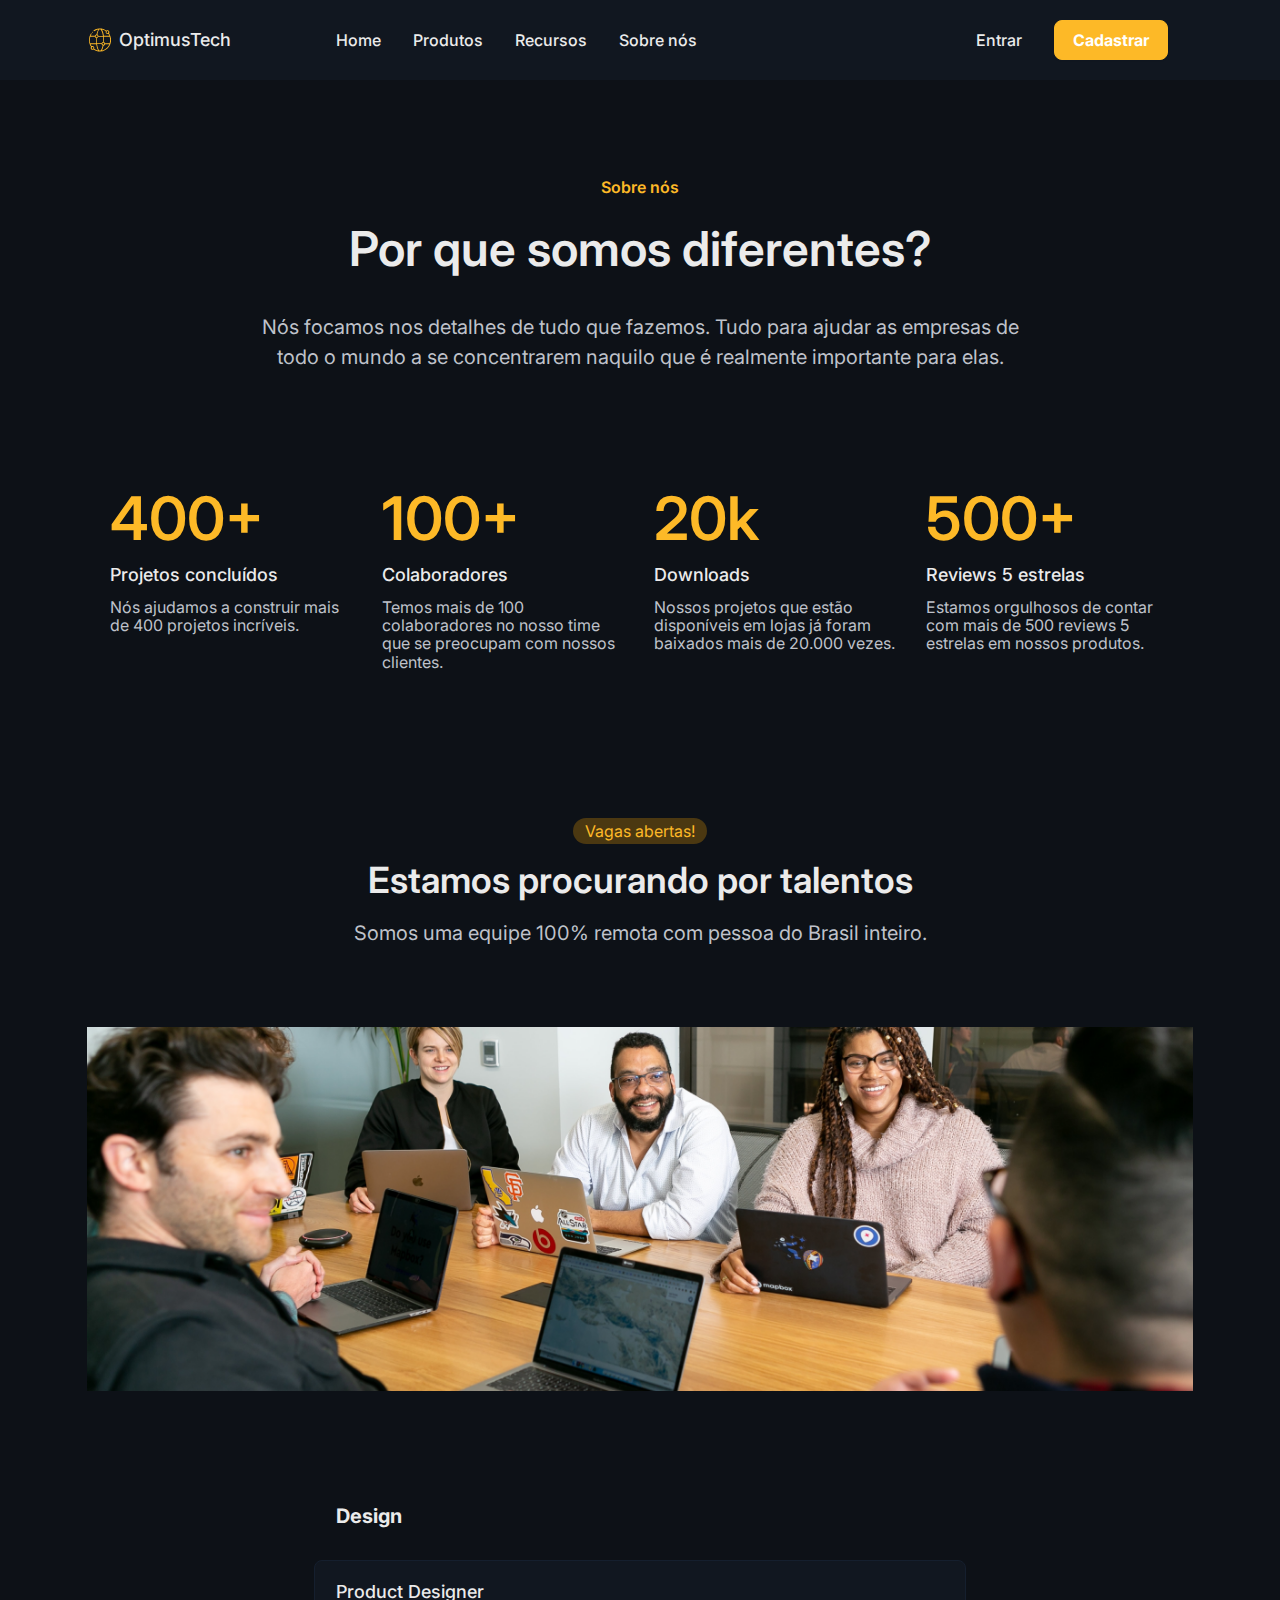
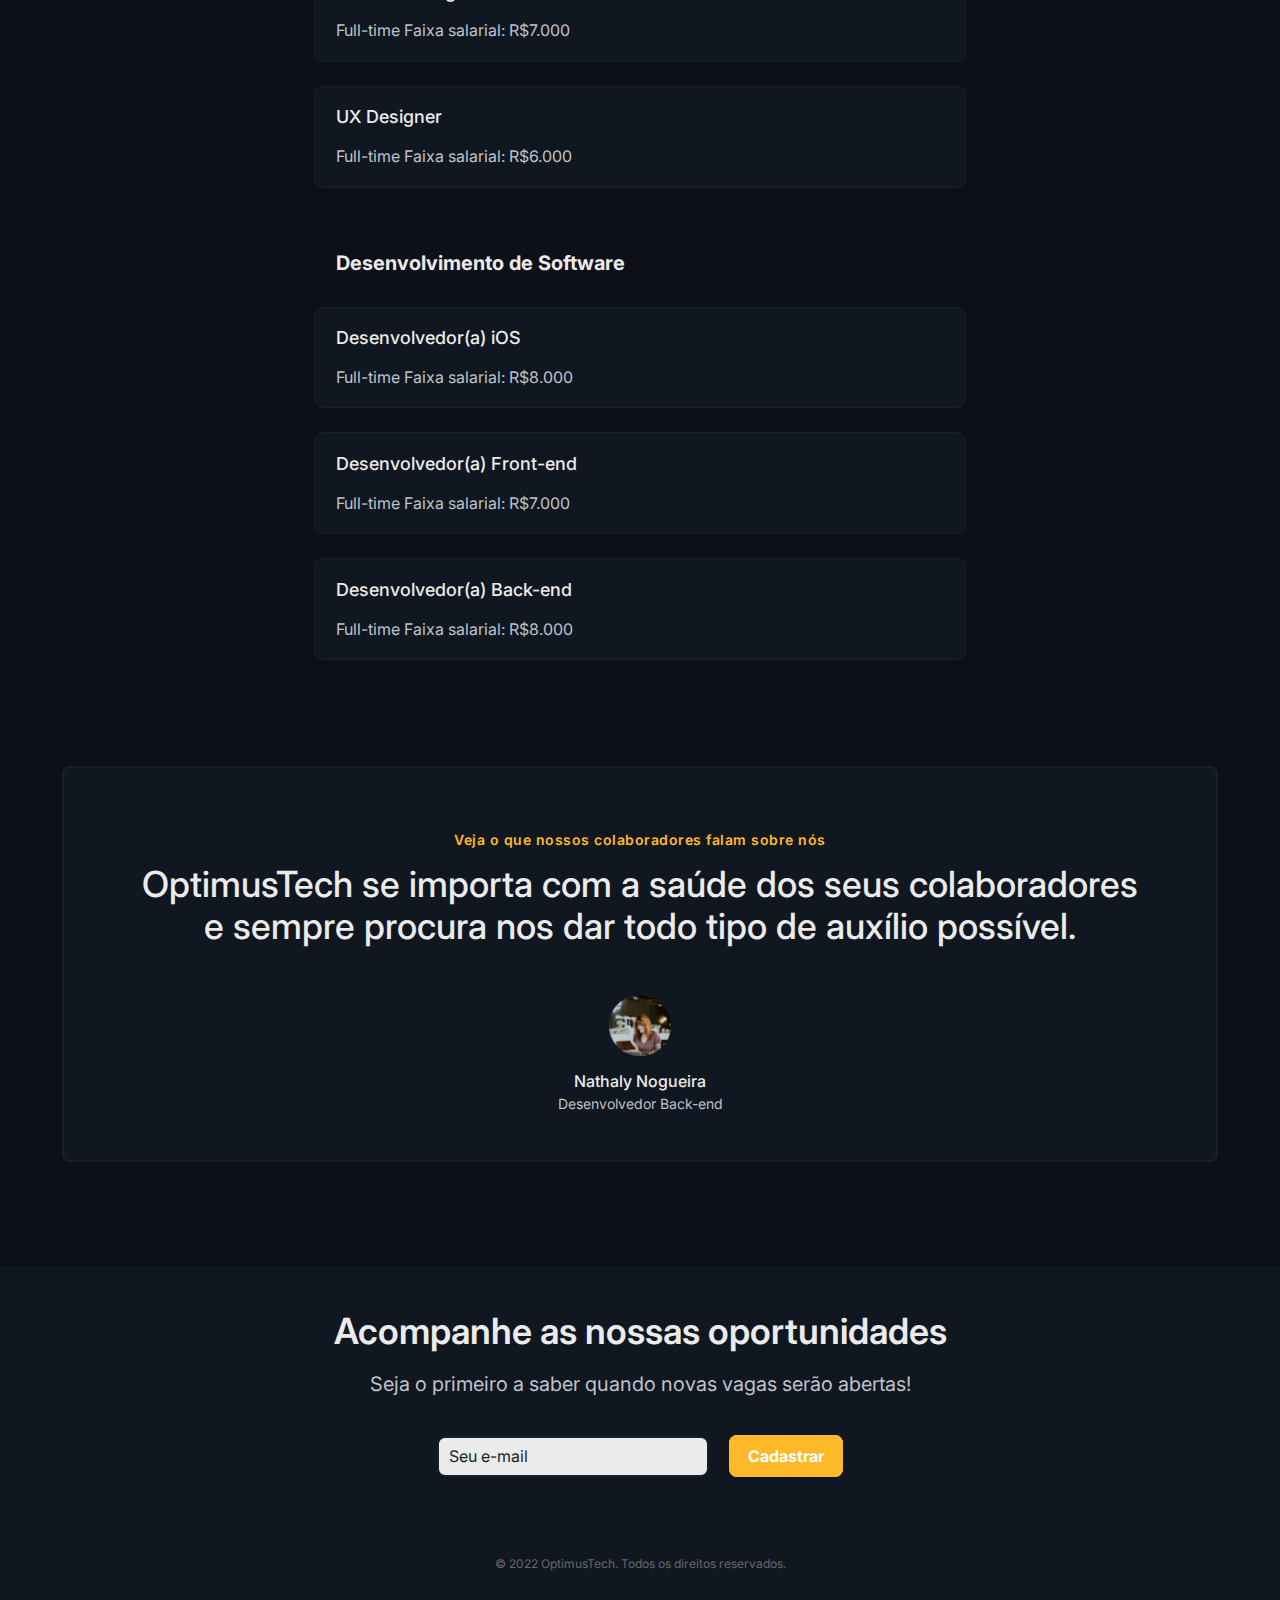
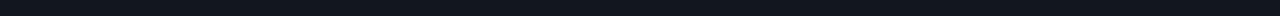
<file: 7daysofcode/index.html>
<!DOCTYPE html>
<html lang="pt-BR">
    <head>
        <link rel="preconnect" href="https://fonts.googleapis.com">
<link rel="preconnect" href="https://fonts.gstatic.com" crossorigin>
<link href="https://fonts.googleapis.com/css2?family=Inter:wght@300;400;500;700;900&display=swap" rel="stylesheet">
        <meta charset="UTF-8" />
        <meta name="viewport" content="width=device-width, initial-scale=1.0"/>
        <meta http-equiv="X-UA-Compatible" content="ie=edge"/>
        <title>Gabriel Abrahão | #7DAYSOFCODE </title>
        <link href="./assets/css/normalize.css" rel="stylesheet"/>
        <link href="./assets/css/reset.css" rel="stylesheet"/>
    </head>

    <body>
        <header class="cabecalho">
            <div class="cabecalho__container cabecalho__container--logo">
                <img class="cabecalho__logo" src="./assets/img/worldwide 1 (Traced).svg" alt="Logo">
                <h3 class="cabecalho__item logo__nome">OptimusTech</h3>
            </div>
            <div class="cabecalho__container cabecalho__container--menu">
                <a href="#" class="cabecalho__item">Home</a>
                <a href="#" class="cabecalho__item">Produtos</a>
                <a href="#" class="cabecalho__item">Recursos</a>
                <a href="#" class="cabecalho__item">Sobre nós</a>
            </div>
            <div class="cabecalho__container cabecalho__container--login">
                <a href="#" class="cabecalho__item">Entrar</a>
                <a href="#" class="cabecalho__item cabecalho__botao">Cadastrar</a>
            </div>
        </header>
        
        <body>
            <section class="sobre">
                <span class="sobre__span">Sobre nós</span>
                <h1 class="sobre__titulo">Por que somos diferentes?</h1>
                <p class="sobre__paragrafo">Nós focamos nos detalhes de tudo que fazemos. Tudo para ajudar as empresas de<br>   todo o mundo a se concentrarem naquilo que é realmente importante para elas.</p>
            </section>
            <section class="metrica">
                <div class="metrica__container primeiro">
                    <span class="metrica__titulo">400+</span>
                    <span class="metrica__subtitulo">Projetos concluídos</span>
                    <span class="metrica__conteudo">Nós ajudamos a construir mais de 400 projetos incríveis.</span>
                </div>
                <div class="metrica__container segundo">
                    <span class="metrica__titulo">100+</span>
                    <span class="metrica__subtitulo">Colaboradores</span>
                    <span class="metrica__conteudo">Temos mais de 100 colaboradores no nosso time que se preocupam com nossos clientes.</span>
                </div>
                <div class="metrica__container terceiro">
                    <span class="metrica__titulo">20k</span>
                    <span class="metrica__subtitulo">Downloads</span>
                    <span class="metrica__conteudo">Nossos projetos que estão disponíveis em lojas já foram baixados mais de 20.000 vezes.</span>
                </div>
                <div class="metrica__container quarto">
                    <span class="metrica__titulo">500+</span>
                    <span class="metrica__subtitulo">Reviews 5 estrelas</span>
                    <span class="metrica__conteudo">Estamos orgulhosos de contar com mais de 500 reviews 5 estrelas em nossos produtos.</span>
                </div>
            </section>

            <section class="talentos">
                <div class="talentos__introducao">
                    <span class="talentos__subtitulo">Vagas abertas!</span>
                    <span class="talentos__titulo">Estamos procurando por talentos</span>
                    <span class="talentos__conteudo">Somos uma equipe 100% remota com pessoa do Brasil inteiro.</span>
                </div>
                <div class="talentos__imagem--container"><img src="./assets/img/Image.png" alt="procurando talentos" class="talentos__imagem"></div>
            </section>
            <section class="vagas">
                <span class="vagas__profissao">Design</span>
                <div class="vagas__container">
                    <span class="vagas__cargo">Product Designer</span>
                    <div class="vagas__informacoes"></div>
                        <span class="vagas__time">Full-time</span>
                        <span class="vagas__salario">Faixa salarial: R$7.000</span>
                    </div> 
                    <div class="vagas__container">
                        <span class="vagas__cargo">UX Designer</span>
                        <div class="vagas__informacoes"></div>
                            <span class="vagas__time">Full-time</span>
                            <span class="vagas__salario">Faixa salarial: R$6.000</span>
                        </div> 
                </div>
                <span class="vagas__profissao software-developer">Desenvolvimento de Software</span>
                <div class="vagas__container">
                    <span class="vagas__cargo">Desenvolvedor(a) iOS</span>
                    <div class="vagas__informacoes"></div>
                        <span class="vagas__time">Full-time</span>
                        <span class="vagas__salario">Faixa salarial: R$8.000</span>
                    </div> 
                    <div class="vagas__container">
                        <span class="vagas__cargo">Desenvolvedor(a) Front-end</span>
                        <div class="vagas__informacoes"></div>
                            <span class="vagas__time">Full-time</span>
                            <span class="vagas__salario">Faixa salarial: R$7.000</span>
                        </div> 
                    <div class="vagas__container">
                        <span class="vagas__cargo">Desenvolvedor(a) Back-end</span>
                        <div class="vagas__informacoes"></div>
                                <span class="vagas__time">Full-time</span>
                                <span class="vagas__salario">Faixa salarial: R$8.000</span>
                         </div>
                </div>
            </section>
            <section class="depoimentos">
                <div class="depoimentos__container">
                    <span class="depoimentos__subtitulo">Veja o que nossos colaboradores falam sobre nós</span>
                    <span class="depoimentos__titulo">OptimusTech se importa com a saúde dos seus colaboradores e sempre procura nos dar todo tipo de auxílio possível.</span>
                    <img src="./assets/img/Avatar.png" alt="avatar" class="depoimentos__imagem">
                    <span class="depoimentos__nome">Nathaly Nogueira</span>
                    <span class="depoimentos__cargo">Desenvolvedor Back-end</span>
                </div>
            </section>
        </body>
        <footer class="rodape">
            <span class="rodape__titulo">Acompanhe as nossas oportunidades</span>
            <span class="rodape__subtitulo">Seja o primeiro a saber quando novas vagas serão abertas!</span>
            <form class="rodape__input">
                <input class="rodape__email" type="email" name="email" id="email" placeholder="Seu e-mail">
                <a href="#" class="rodape__botao">Cadastrar</a>
            </form>
            <span class="rodape__copyright">© 2022 OptimusTech. Todos os direitos reservados.</span>
        </footer>
    </body>
</html>
</file>
